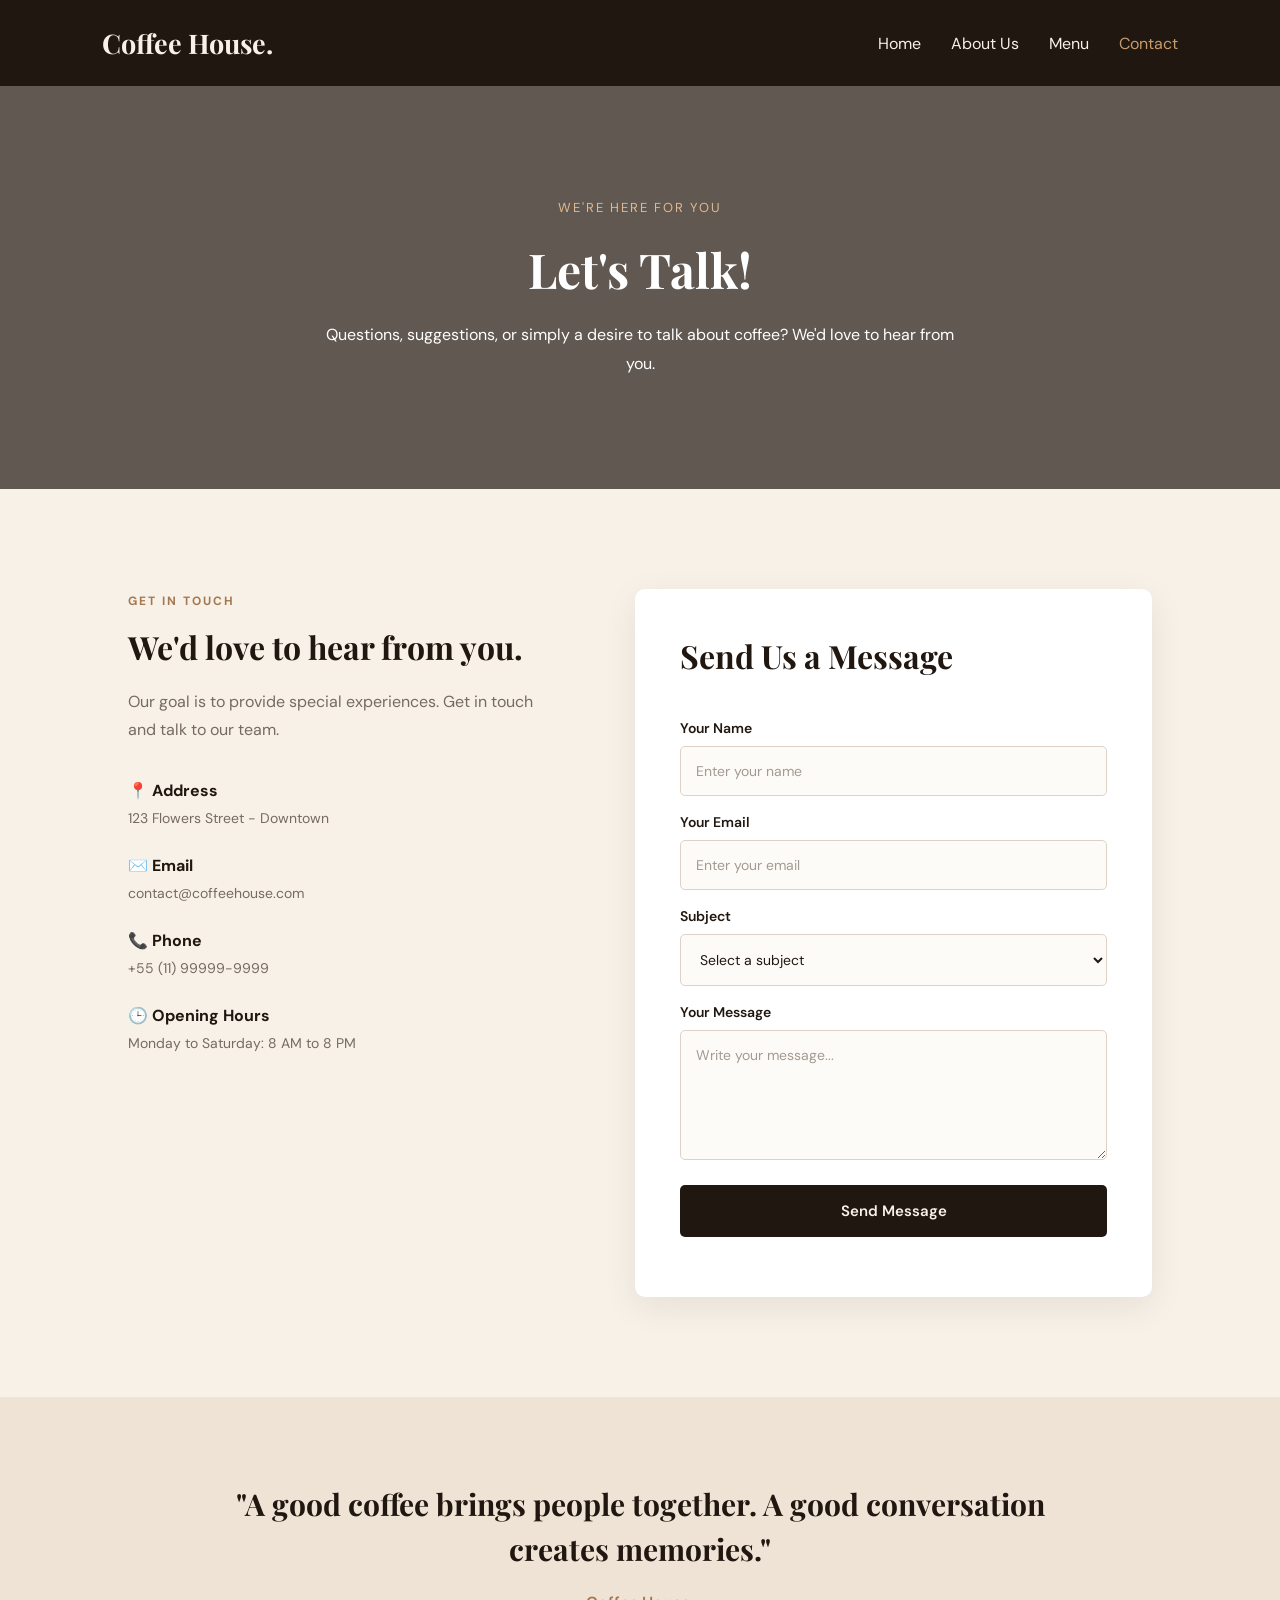
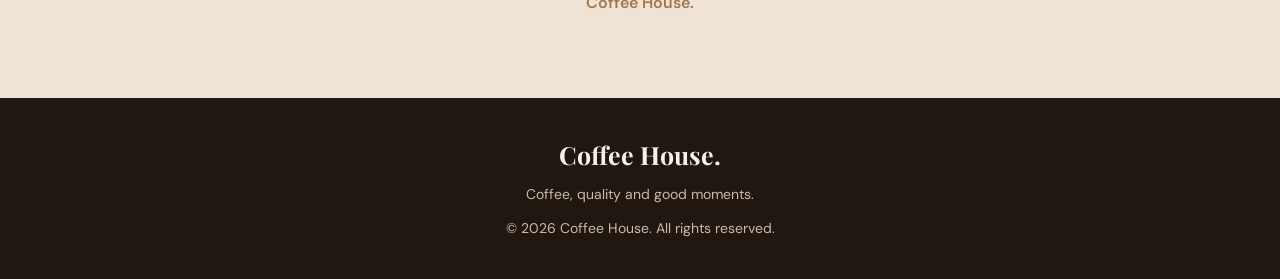
<file: contact-en.html>
<!DOCTYPE html>
<html lang="en">

<head>
    <meta charset="UTF-8">
    <meta name="viewport" content="width=device-width, initial-scale=1.0">

    <title>Contact | Coffee House</title>

    <link rel="stylesheet" href="style-contact.css">
    <script src="script.js" defer></script>

    <link rel="preconnect" href="https://fonts.googleapis.com">
    <link rel="preconnect" href="https://fonts.gstatic.com" crossorigin>

    <link href="https://fonts.googleapis.com/css2?family=DM+Sans:wght@400;500;600;700&family=Playfair+Display:wght@500;600;700&display=swap" rel="stylesheet">
</head>

<body>

    <!-- HEADER -->

    <header>

        <div class="logo">Coffee House.</div>

        <nav>
            <a href="index-en.html">Home</a>
            <a href="about-en.html">About Us</a>
            <a href="menu-en.html">Menu</a>
            <a href="contact-en.html" class="ativo">Contact</a>
        </nav>

    </header>

    <!-- BANNER -->

    <section class="contato-banner">

        <span>We're here for you</span>

        <h1>Let's Talk!</h1>

        <p>
            Questions, suggestions, or simply a desire to talk about coffee?
            We'd love to hear from you.
        </p>

    </section>

    <!-- CONTACT -->

    <section class="contato-container">

        <div class="contato-informacoes">

            <span class="etiqueta">Get in Touch</span>

            <h2>We'd love to hear from you.</h2>

            <p>
                Our goal is to provide special experiences.
                Get in touch and talk to our team.
            </p>

            <div class="informacao">

                <h3>📍 Address</h3>
                <p>123 Flowers Street - Downtown</p>

            </div>

            <div class="informacao">

                <h3>✉️ Email</h3>
                <p>contact@coffeehouse.com</p>

            </div>

            <div class="informacao">

                <h3>📞 Phone</h3>
                <p>+55 (11) 99999-9999</p>

            </div>

            <div class="informacao">

                <h3>🕒 Opening Hours</h3>
                <p>Monday to Saturday: 8 AM to 8 PM</p>

            </div>

        </div>

        <!-- CONTACT FORM -->

        <div class="formulario">

            <h2>Send Us a Message</h2>

            <form id="formContato">

                <label for="nome">Your Name</label>
                <input
                    type="text"
                    id="nome"
                    name="nome"
                    placeholder="Enter your name"
                    required
                >

                <label for="email">Your Email</label>
                <input
                    type="email"
                    id="email"
                    name="email"
                    placeholder="Enter your email"
                    required
                >

                <label for="assunto">Subject</label>

                <select id="assunto" name="assunto" required>

                    <option value="" disabled selected>
                        Select a subject
                    </option>

                    <option value="menu">
                        Menu Inquiries
                    </option>

                    <option value="orders">
                        Orders
                    </option>

                    <option value="suggestions">
                        Suggestions
                    </option>

                    <option value="events">
                        Reservations and Events
                    </option>

                    <option value="other">
                        Other
                    </option>

                </select>

                <label for="mensagem">Your Message</label>

                <textarea
                    id="mensagem"
                    name="mensagem"
                    rows="5"
                    placeholder="Write your message..."
                    required
                ></textarea>

                <button type="submit">Send Message</button>

                <p id="resposta"></p>

            </form>

        </div>

    </section>

    <!-- FINAL QUOTE -->

    <section class="frase-contato">

        <h2>
            "A good coffee brings people together.
            A good conversation creates memories."
        </h2>

        <span>Coffee House.</span>

    </section>

    <!-- FOOTER -->

    <footer>

        <strong>Coffee House.</strong>

        <p>Coffee, quality and good moments.</p>

        <p>© 2026 Coffee House. All rights reserved.</p>

    </footer>

</body>
</html>
</file>
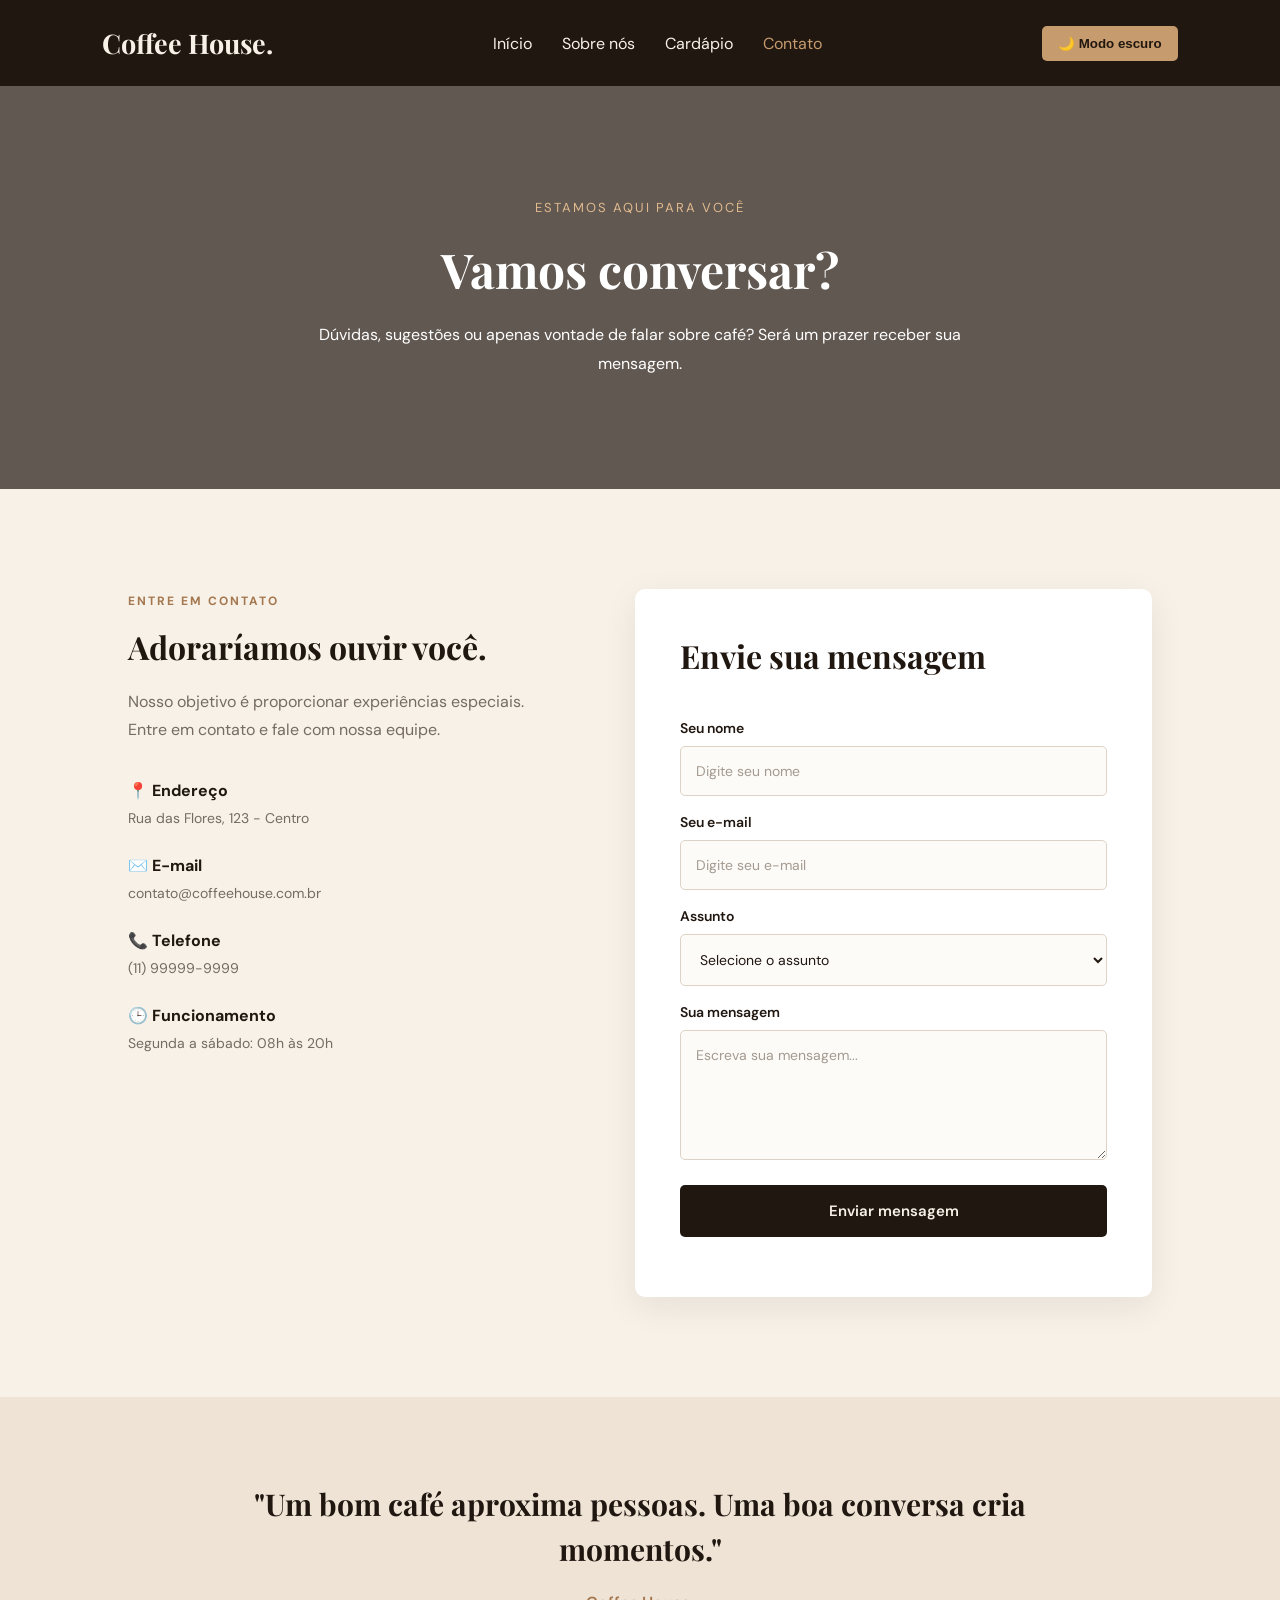
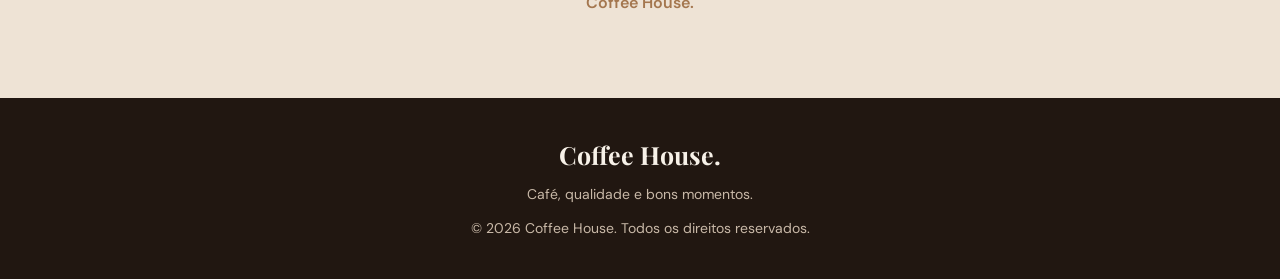
<file: contact.html>
<!DOCTYPE html>
<html lang="pt-BR">

<head>
    <meta charset="UTF-8">
    <meta name="viewport" content="width=device-width, initial-scale=1.0">

    <title>Contato | Coffee House</title>

    <link rel="stylesheet" href="style-contact.css">
    <script src="script.js" defer></script>

    <link rel="preconnect" href="https://fonts.googleapis.com">
    <link rel="preconnect" href="https://fonts.gstatic.com" crossorigin>

    <link href="https://fonts.googleapis.com/css2?family=DM+Sans:wght@400;500;600;700&family=Playfair+Display:wght@500;600;700&display=swap" rel="stylesheet">
</head>

<body>

    <!-- CABEÇALHO -->

    <header>

        <div class="logo">Coffee House.</div>

        <nav>
            <a href="index.html">Início</a>
            <a href="about.html">Sobre nós</a>
            <a href="menu.html">Cardápio</a>
            <a href="contact.html" class="ativo">Contato</a>
        </nav>
        <button id="themeToggle" type="button">
    🌙 Modo escuro
</button>

    </header>

    <!-- BANNER -->

    <section class="contato-banner">

        <span>Estamos aqui para você</span>

        <h1>Vamos conversar?</h1>

        <p>
            Dúvidas, sugestões ou apenas vontade de falar sobre café?
            Será um prazer receber sua mensagem.
        </p>

    </section>

    <!-- CONTATO -->

    <section class="contato-container">

        <div class="contato-informacoes">

            <span class="etiqueta">Entre em contato</span>

            <h2>Adoraríamos ouvir você.</h2>

            <p>
                Nosso objetivo é proporcionar experiências especiais.
                Entre em contato e fale com nossa equipe.
            </p>

            <div class="informacao">

                <h3>📍 Endereço</h3>
                <p>Rua das Flores, 123 - Centro</p>

            </div>

            <div class="informacao">

                <h3>✉️ E-mail</h3>
                <p>contato@coffeehouse.com.br</p>

            </div>

            <div class="informacao">

                <h3>📞 Telefone</h3>
                <p>(11) 99999-9999</p>

            </div>

            <div class="informacao">

                <h3>🕒 Funcionamento</h3>
                <p>Segunda a sábado: 08h às 20h</p>

            </div>

        </div>

        <!-- FORMULÁRIO -->

        <div class="formulario">

            <h2>Envie sua mensagem</h2>

            <form id="formContato">

                <label for="nome">Seu nome</label>
                <input
                    type="text"
                    id="nome"
                    name="nome"
                    placeholder="Digite seu nome"
                    required
                >

                <label for="email">Seu e-mail</label>
                <input
                    type="email"
                    id="email"
                    name="email"
                    placeholder="Digite seu e-mail"
                    required
                >

                <label for="assunto">Assunto</label>

                <select id="assunto" name="assunto" required>

                    <option value="" disabled selected>
                        Selecione o assunto
                    </option>

                    <option value="cardapio">
                        Dúvidas sobre o cardápio
                    </option>

                    <option value="pedidos">
                        Pedidos
                    </option>

                    <option value="sugestoes">
                        Sugestões
                    </option>

                    <option value="eventos">
                        Reservas e eventos
                    </option>

                    <option value="outros">
                        Outros
                    </option>

                </select>

                <label for="mensagem">Sua mensagem</label>

                <textarea
                    id="mensagem"
                    name="mensagem"
                    rows="5"
                    placeholder="Escreva sua mensagem..."
                    required
                ></textarea>

                <button type="submit">Enviar mensagem</button>

                <p id="resposta"></p>

            </form>

        </div>

    </section>

    <!-- FRASE FINAL -->

    <section class="frase-contato">

        <h2>
            "Um bom café aproxima pessoas.
            Uma boa conversa cria momentos."
        </h2>

        <span>Coffee House.</span>

    </section>

    <!-- RODAPÉ -->

    <footer>

        <strong>Coffee House.</strong>

        <p>Café, qualidade e bons momentos.</p>

        <p>© 2026 Coffee House. Todos os direitos reservados.</p>

    </footer>

</body>
</html>
</file>
<file: style-contact.css>
/* CONFIGURAÇÕES GERAIS */

* {
    margin: 0;
    padding: 0;
    box-sizing: border-box;
}

body {
    background-color: #f7f1e8;
    color: #211711;
    font-family: 'DM Sans', sans-serif;
}

/* CABEÇALHO */

header {
    background-color: #211711;
    color: #f7f1e8;
    padding: 25px 8%;
    display: flex;
    justify-content: space-between;
    align-items: center;
}

.logo {
    font-family: 'Playfair Display', serif;
    font-size: 27px;
    font-weight: 700;
}

nav {
    display: flex;
    gap: 30px;
}

nav a {
    color: #f7f1e8;
    text-decoration: none;
    transition: 0.3s;
}

nav a:hover,
nav a.ativo {
    color: #c69b6d;
}

/* BANNER DE CONTATO */

.contato-banner {
    background:
    linear-gradient(rgba(33, 23, 17, 0.7), rgba(33, 23, 17, 0.7)),
    url('https://images.unsplash.com/photo-1493857671505-72967e2e2760?auto=format&fit=crop&w=1600&q=85') center/cover;

    color: white;
    text-align: center;
    padding: 110px 10%;
}

.contato-banner span {
    color: #e1b98e;
    text-transform: uppercase;
    letter-spacing: 2px;
    font-size: 13px;
}

.contato-banner h1 {
    font-family: 'Playfair Display', serif;
    font-size: 48px;
    margin: 20px 0;
}

.contato-banner p {
    line-height: 1.8;
    max-width: 650px;
    margin: auto;
}

/* CONTEÚDO DE CONTATO */

.contato-container {
    padding: 100px 10%;
    display: flex;
    gap: 80px;
    align-items: flex-start;
}

.contato-informacoes,
.formulario {
    flex: 1;
}

.etiqueta {
    color: #a4774f;
    text-transform: uppercase;
    letter-spacing: 2px;
    font-size: 12px;
    font-weight: 700;
}

.contato-informacoes h2,
.formulario h2 {
    font-family: 'Playfair Display', serif;
    font-size: 32px;
    margin: 15px 0 20px;
}

.contato-informacoes > p {
    color: #756b63;
    line-height: 1.8;
    margin-bottom: 35px;
}

.informacao {
    margin: 28px 0;
}

.informacao h3 {
    margin-bottom: 8px;
    font-size: 16px;
}

.informacao p {
    color: #756b63;
    font-size: 14px;
}

/* FORMULÁRIO */

.formulario {
    background: #ffffff;
    padding: 45px;
    border-radius: 10px;
    box-shadow: 0 10px 35px rgba(33, 23, 17, 0.08);
}

.formulario h2 {
    margin-top: 0;
    margin-bottom: 25px;
}

.formulario form {
    display: flex;
    flex-direction: column;
}

.formulario label {
    margin: 17px 0 9px;
    font-weight: 600;
    font-size: 14px;
}

/* CAMPOS */

.formulario input,
.formulario select,
.formulario textarea {
    width: 100%;
    padding: 15px;
    border: 1px solid #ddd2c5;
    border-radius: 5px;
    background-color: #fdfbf8;
    color: #211711;
    font-family: 'DM Sans', sans-serif;
    font-size: 14px;
    outline: none;
    transition: 0.3s;
}

.formulario input::placeholder,
.formulario textarea::placeholder {
    color: #a49a90;
}

/* SELEÇÃO DE ASSUNTO */

.formulario select {
    cursor: pointer;
    appearance: auto;
}

/* EFEITO AO CLICAR */

.formulario input:focus,
.formulario select:focus,
.formulario textarea:focus {
    border-color: #a4774f;
    background-color: #ffffff;
    box-shadow: 0 0 0 3px rgba(164, 119, 79, 0.12);
}

/* CAMPO DE MENSAGEM */

.formulario textarea {
    resize: vertical;
    min-height: 130px;
}

/* BOTÃO */

.formulario button {
    margin-top: 25px;
    padding: 16px;
    background: #211711;
    color: #f7f1e8;
    border: none;
    border-radius: 5px;
    cursor: pointer;
    font-family: 'DM Sans', sans-serif;
    font-size: 15px;
    font-weight: 600;
    transition: 0.3s;
}

.formulario button:hover {
    background: #a4774f;
    transform: translateY(-2px);
}

/* RESPOSTA DO FORMULÁRIO */

#resposta {
    margin-top: 15px;
    text-align: center;
    font-size: 14px;
}

/* FRASE FINAL */

.frase-contato {
    background: #eee3d5;
    text-align: center;
    padding: 85px 15%;
}

.frase-contato h2 {
    font-family: 'Playfair Display', serif;
    font-size: 30px;
    line-height: 1.5;
}

.frase-contato span {
    display: block;
    margin-top: 20px;
    color: #a4774f;
    font-weight: 600;
}

/* RODAPÉ */

footer {
    background-color: #211711;
    color: #f7f1e8;
    text-align: center;
    padding: 40px 10%;
}

footer strong {
    font-family: 'Playfair Display', serif;
    font-size: 25px;
}

footer p {
    margin-top: 12px;
    color: #c9b9a8;
    font-size: 14px;
    line-height: 1.6;
}

/* RESPONSIVIDADE */

@media (max-width: 768px) {

    header {
        flex-direction: column;
        gap: 20px;
    }

    nav {
        gap: 15px;
        flex-wrap: wrap;
        justify-content: center;
    }

    .contato-container {
        flex-direction: column;
        padding: 60px 7%;
        gap: 40px;
    }

    .contato-informacoes,
    .formulario {
        width: 100%;
    }

    .formulario {
        padding: 25px;
    }

    .contato-banner {
        padding: 80px 7%;
    }

    .contato-banner h1 {
        font-size: 35px;
    }

    .frase-contato {
        padding: 65px 8%;
    }

    .frase-contato h2 {
        font-size: 24px;
    }
}

/* =================================
   MODO ESCURO - CARDÁPIO
================================= */

body.dark-mode {
    background-color: #1a1410;
    color: #f7f1e8;
}

body.dark-mode section {
    background-color: #241a14;
    color: #f7f1e8;
}

body.dark-mode .produto {
    background-color: #302219;
    color: #f7f1e8;
}

body.dark-mode p {
    color: #cbb9a7;
}

/* Botão de tema */
#themeToggle {
    background-color: #c69b6d;
    color: #211711;
    border: none;
    padding: 10px 16px;
    border-radius: 5px;
    cursor: pointer;
    font-weight: bold;
}
</file>
